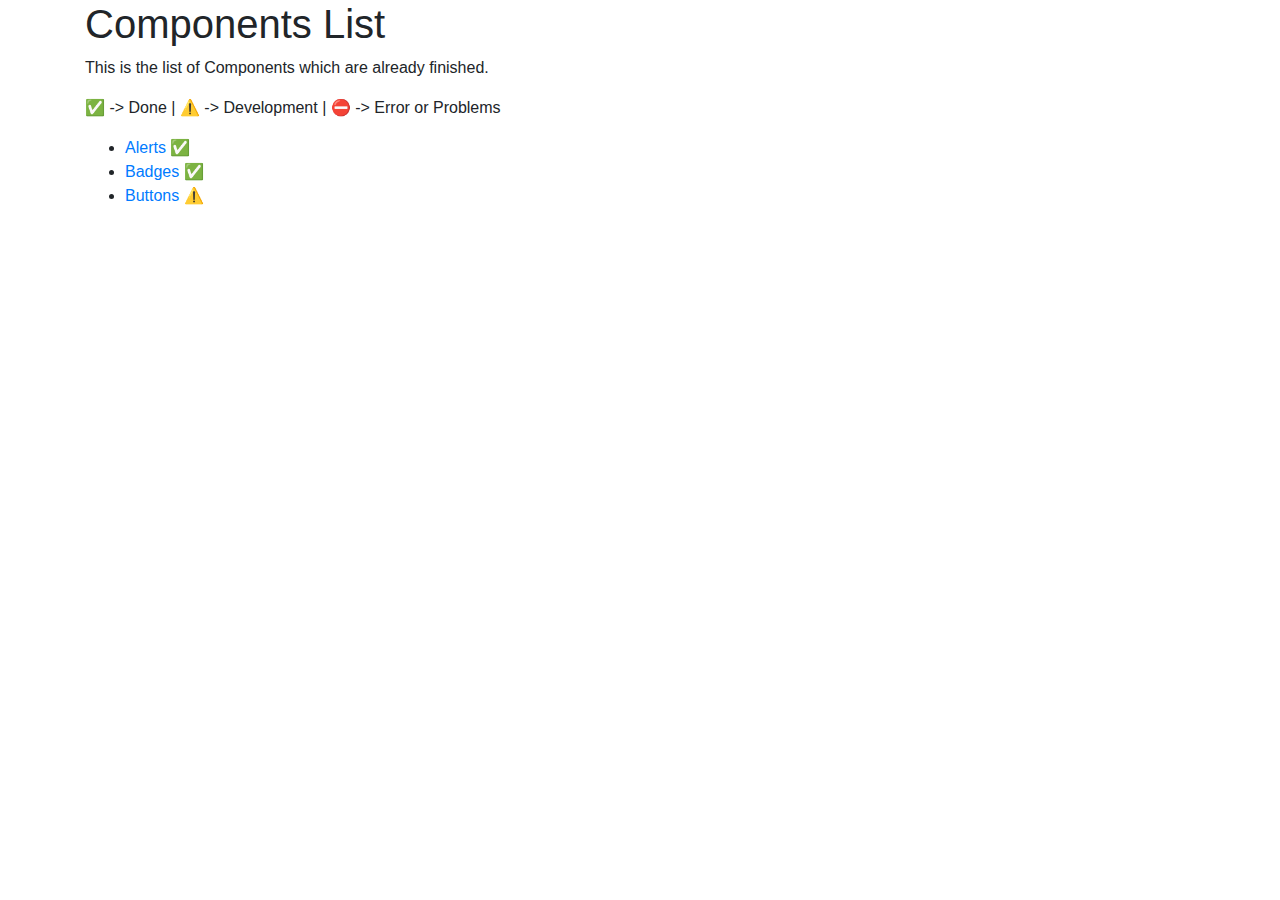
<file: index.html>
<!DOCTYPE html>
<html lang="en">
<head>
  <title>Bootstrap 4 Default HTML</title>
  <meta charset="utf-8">
  <meta name="viewport" content="width=device-width, initial-scale=1">
  <link rel="stylesheet" href="css/bootstrap.css">
  <script src="https://ajax.googleapis.com/ajax/libs/jquery/3.4.1/jquery.min.js"></script>
  <script src="js/bootstrap.js"></script>
</head>
<body>

<div class="container">
  <h1>Components List</h1>
  <p>This is the list of Components which are already finished.</p>
  <p>✅ -> Done | ⚠️ -> Development | ⛔️ -> Error or Problems</p>
  <ul>
    <li><a href="alerts.html">Alerts</a> ✅</li>
    <li><a href="badges.html">Badges</a> ✅</li>
    <li><a href="buttons.html">Buttons</a> ️️️️️⚠️</li>
  </ul>
</div>


</body>
</html>
</file>
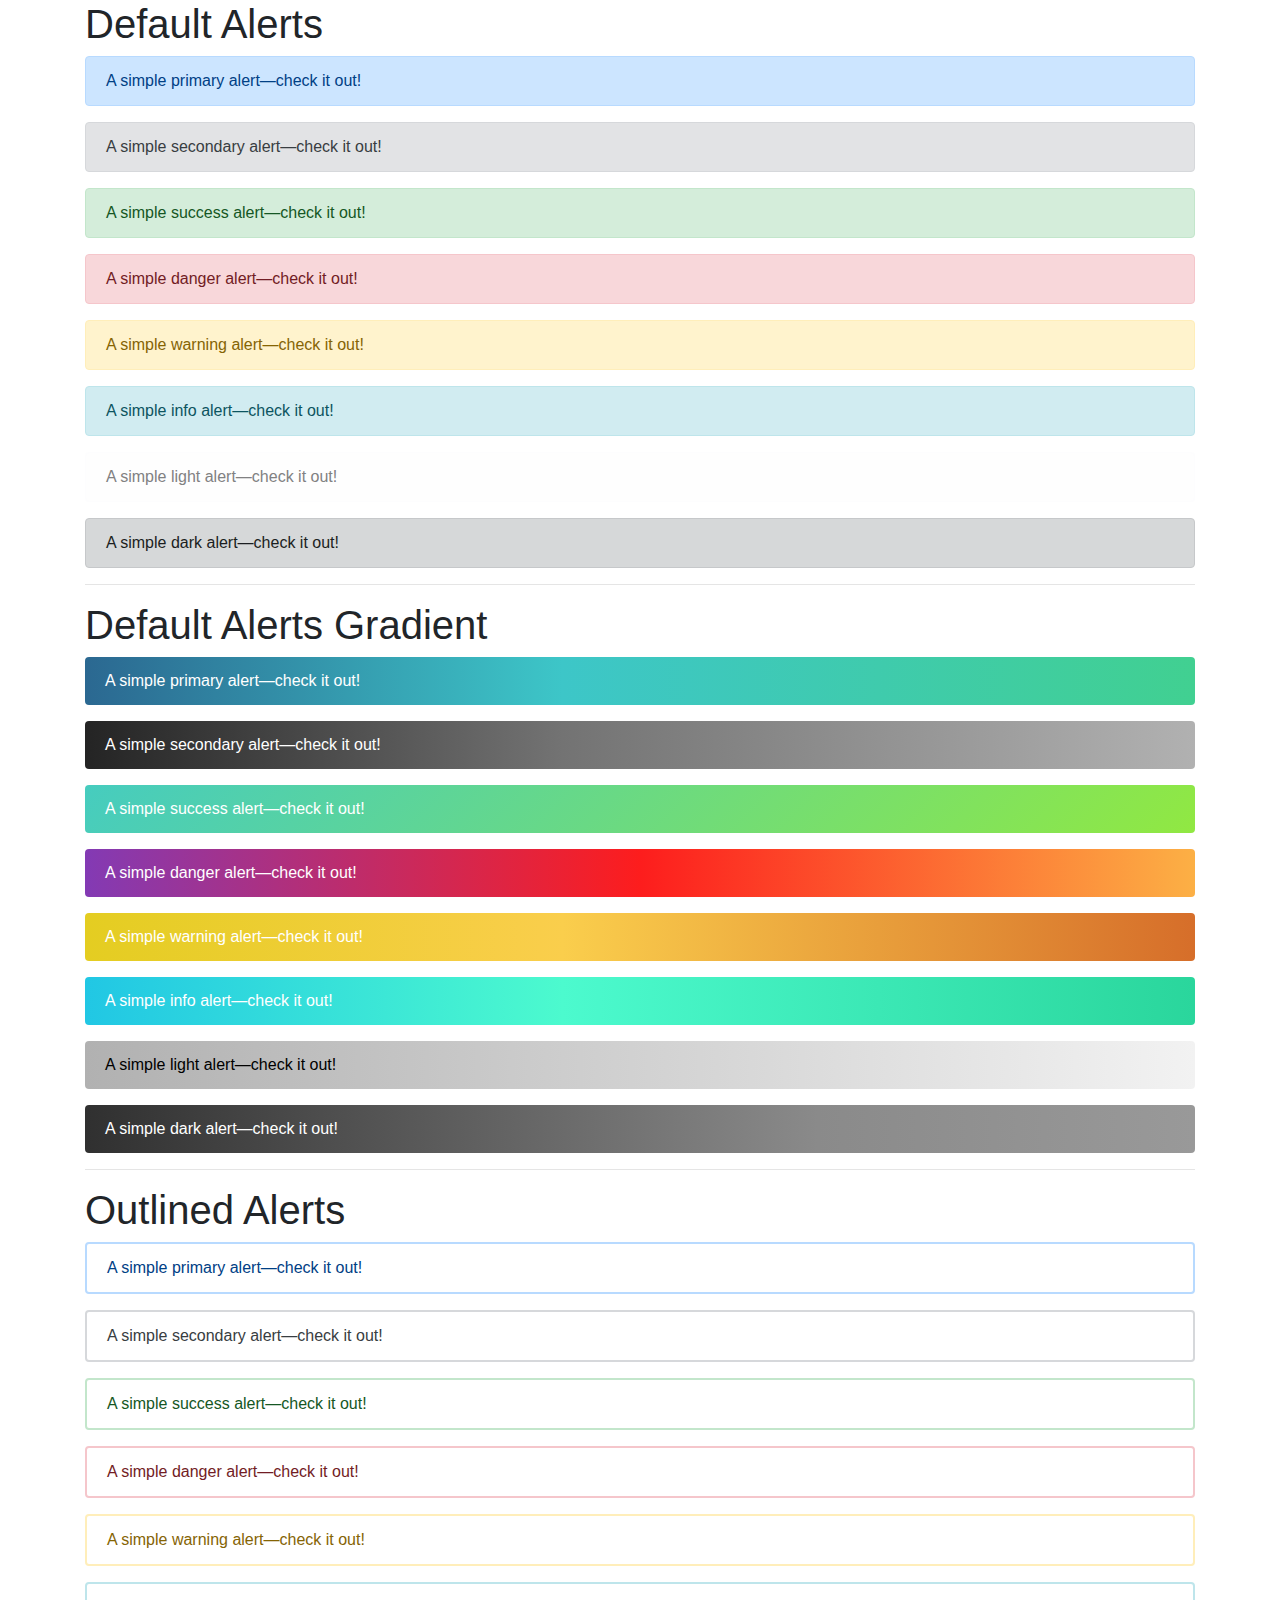
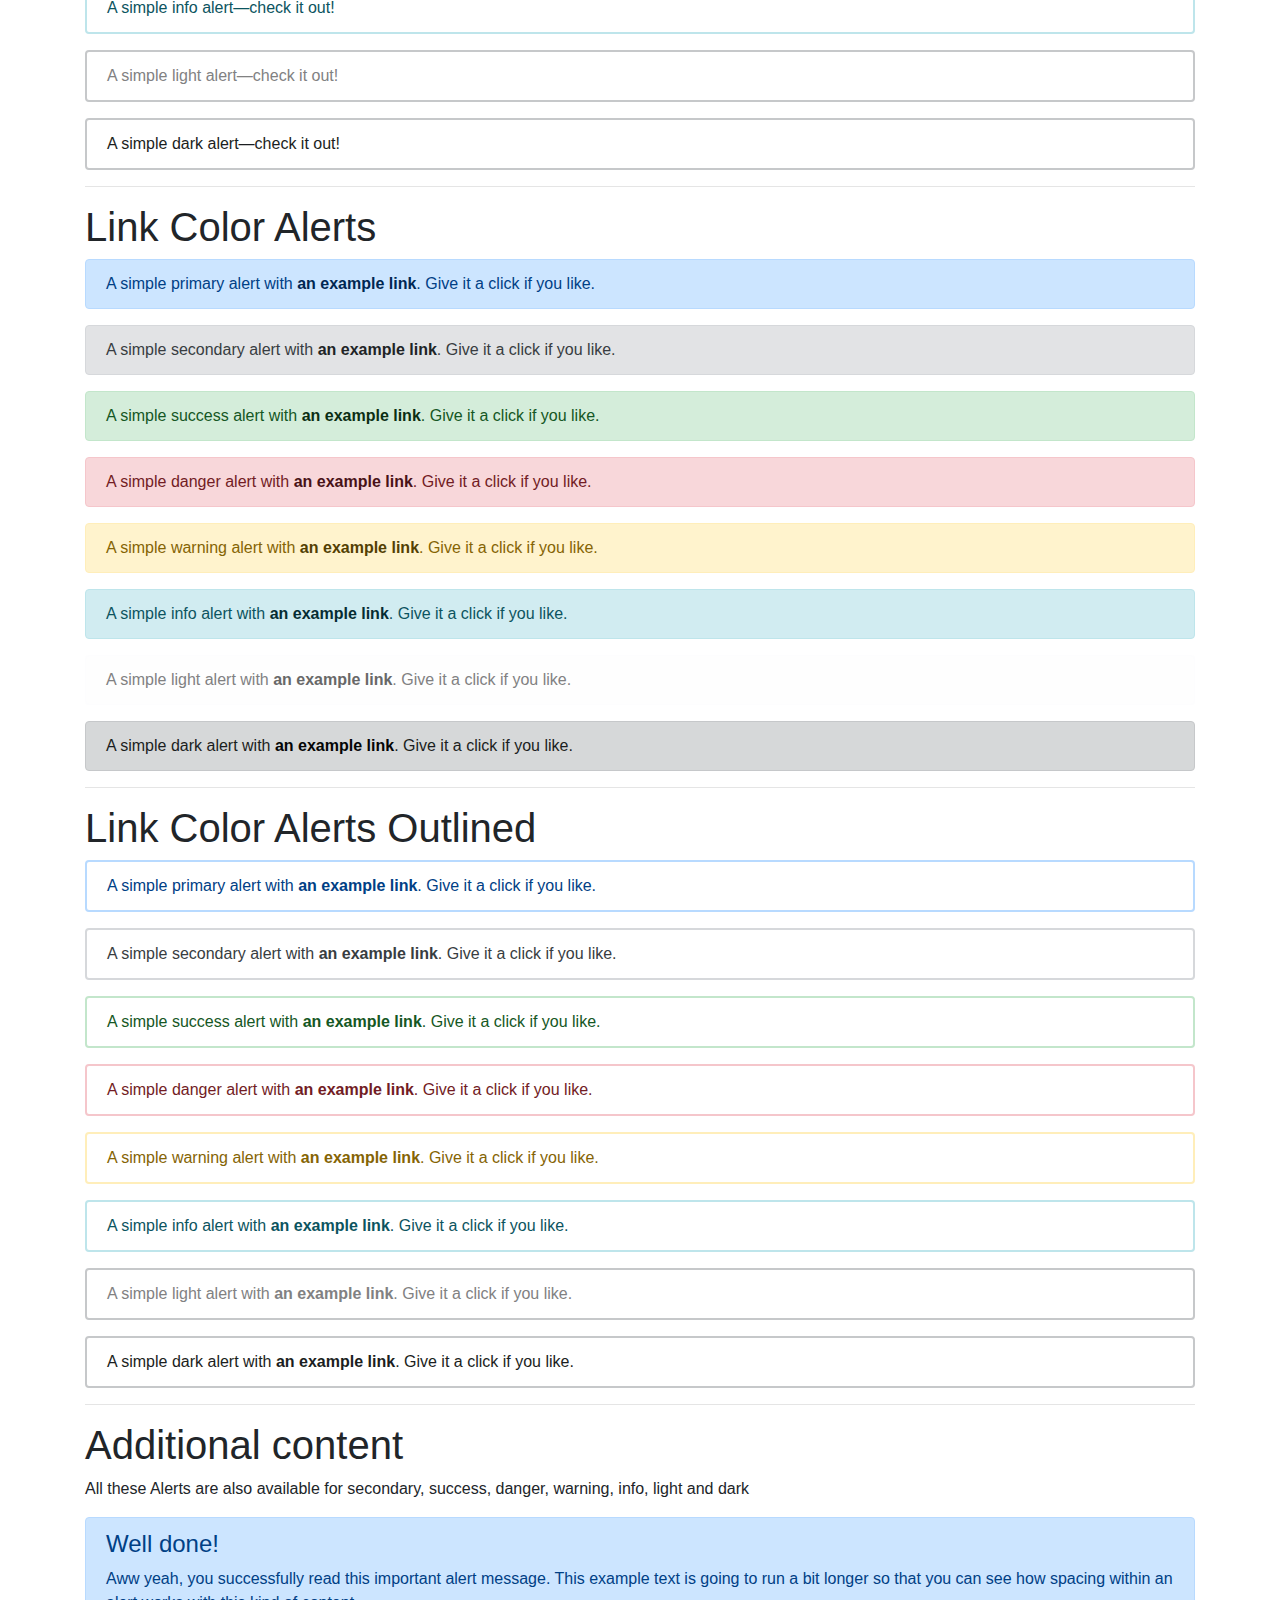
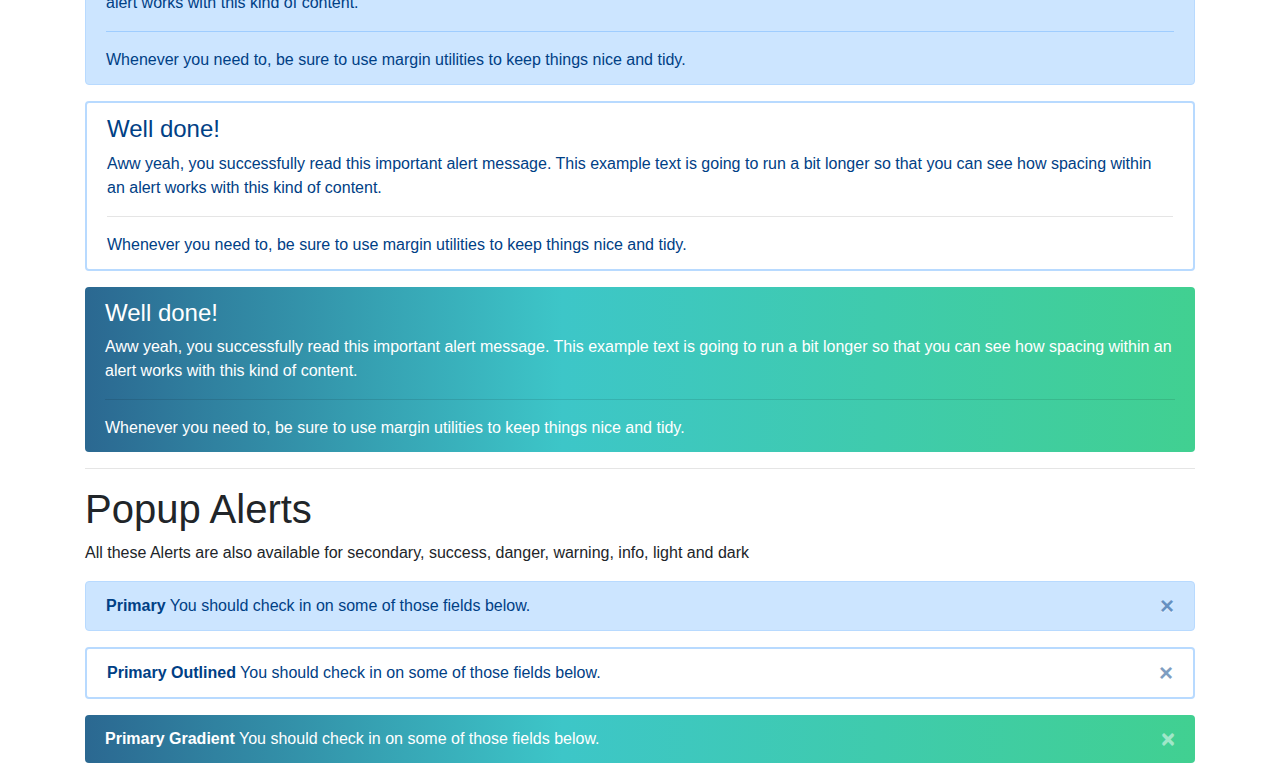
<file: alerts.html>
<!DOCTYPE html>
<html lang="en">
<head>
  <title>Bootstrap 4 Default HTML</title>
  <meta charset="utf-8">
  <meta name="viewport" content="width=device-width, initial-scale=1">
  <link rel="stylesheet" href="css/bootstrap.css">

  <link rel="stylesheet" href="css/alerts.css">

  <script src="https://ajax.googleapis.com/ajax/libs/jquery/3.4.1/jquery.min.js"></script>
  <script src="js/bootstrap.js"></script>
</head>
<body>


<div class="container">
  <h1>Default Alerts</h1>
  <div class="alert alert-primary" role="alert">
    A simple primary alert—check it out!
  </div>
  <div class="alert alert-secondary" role="alert">
    A simple secondary alert—check it out!
  </div>
  <div class="alert alert-success" role="alert">
    A simple success alert—check it out!
  </div>
  <div class="alert alert-danger" role="alert">
    A simple danger alert—check it out!
  </div>
  <div class="alert alert-warning" role="alert">
    A simple warning alert—check it out!
  </div>
  <div class="alert alert-info" role="alert">
    A simple info alert—check it out!
  </div>
  <div class="alert alert-light" role="alert">
    A simple light alert—check it out!
  </div>
  <div class="alert alert-dark" role="alert">
    A simple dark alert—check it out!
  </div>

  <hr>

  <h1>Default Alerts Gradient</h1>
  <div class="alert alert-primary-gradient" role="alert">
      A simple primary alert—check it out!
  </div>
  <div class="alert alert-secondary-gradient" role="alert">
      A simple secondary alert—check it out!
  </div>
  <div class="alert alert-success-gradient" role="alert">
      A simple success alert—check it out!
  </div>
  <div class="alert alert-danger-gradient" role="alert">
      A simple danger alert—check it out!
  </div>
  <div class="alert alert-warning-gradient" role="alert">
      A simple warning alert—check it out!
  </div>
  <div class="alert alert-info-gradient" role="alert">
      A simple info alert—check it out!
  </div>
  <div class="alert alert-light-gradient" role="alert">
      A simple light alert—check it out!
  </div>
  <div class="alert alert-dark-gradient" role="alert">
      A simple dark alert—check it out!
  </div>

  <hr>

  <h1>Outlined Alerts</h1>
  <div class="alert alert-primary-outline" role="alert">
    A simple primary alert—check it out!
  </div>
  <div class="alert alert-secondary-outline" role="alert">
    A simple secondary alert—check it out!
  </div>
  <div class="alert alert-success-outline" role="alert">
    A simple success alert—check it out!
  </div>
  <div class="alert alert-danger-outline" role="alert">
    A simple danger alert—check it out!
  </div>
  <div class="alert alert-warning-outline" role="alert">
    A simple warning alert—check it out!
  </div>
  <div class="alert alert-info-outline" role="alert">
    A simple info alert—check it out!
  </div>
  <div class="alert alert-light-outline" role="alert">
    A simple light alert—check it out!
  </div>
  <div class="alert alert-dark-outline" role="alert">
    A simple dark alert—check it out!
  </div>

  <hr>

  <h1>Link Color Alerts</h1>
  <div class="alert alert-primary" role="alert">
      A simple primary alert with <a href="#" class="alert-link">an example link</a>. Give it a click if you like.
    </div>
    <div class="alert alert-secondary" role="alert">
      A simple secondary alert with <a href="#" class="alert-link">an example link</a>. Give it a click if you like.
    </div>
    <div class="alert alert-success" role="alert">
      A simple success alert with <a href="#" class="alert-link">an example link</a>. Give it a click if you like.
    </div>
    <div class="alert alert-danger" role="alert">
      A simple danger alert with <a href="#" class="alert-link">an example link</a>. Give it a click if you like.
    </div>
    <div class="alert alert-warning" role="alert">
      A simple warning alert with <a href="#" class="alert-link">an example link</a>. Give it a click if you like.
    </div>
    <div class="alert alert-info" role="alert">
      A simple info alert with <a href="#" class="alert-link">an example link</a>. Give it a click if you like.
    </div>
    <div class="alert alert-light" role="alert">
      A simple light alert with <a href="#" class="alert-link">an example link</a>. Give it a click if you like.
    </div>
    <div class="alert alert-dark" role="alert">
      A simple dark alert with <a href="#" class="alert-link">an example link</a>. Give it a click if you like.
    </div>

    <hr>

    <h1>Link Color Alerts Outlined</h1>
    <div class="alert alert-primary-outline" role="alert">
      A simple primary alert with <a href="#" class="alert-link-primary">an example link</a>. Give it a click if you like.
    </div>
    <div class="alert alert-secondary-outline" role="alert">
      A simple secondary alert with <a href="#" class="alert-link-secondary">an example link</a>. Give it a click if you like.
    </div>
    <div class="alert alert-success-outline" role="alert">
      A simple success alert with <a href="#" class="alert-link-success">an example link</a>. Give it a click if you like.
    </div>
    <div class="alert alert-danger-outline" role="alert">
      A simple danger alert with <a href="#" class="alert-link-danger">an example link</a>. Give it a click if you like.
    </div>
    <div class="alert alert-warning-outline" role="alert">
      A simple warning alert with <a href="#" class="alert-link-warning">an example link</a>. Give it a click if you like.
    </div>
    <div class="alert alert-info-outline" role="alert">
      A simple info alert with <a href="#" class="alert-link-info">an example link</a>. Give it a click if you like.
    </div>
    <div class="alert alert-light-outline" role="alert">
      A simple light alert with <a href="#" class="alert-link-light">an example link</a>. Give it a click if you like.
    </div>
    <div class="alert alert-dark-outline" role="alert">
      A simple dark alert with <a href="#" class="alert-link-dark">an example link</a>. Give it a click if you like.
    </div>

    <hr>

    <h1>Additional content</h1>
    <p>All these Alerts are also available for secondary, success, danger, warning, info, light and dark</p>
    <div class="alert alert-primary" role="alert">
        <h4 class="alert-heading">Well done!</h4>
        <p>Aww yeah, you successfully read this important alert message. This example text is going to run a bit longer so that you can see how spacing within an alert works with this kind of content.</p>
        <hr>
        <p class="mb-0">Whenever you need to, be sure to use margin utilities to keep things nice and tidy.</p>
    </div>
    <div class="alert alert-primary-outline" role="alert">
        <h4 class="alert-heading">Well done!</h4>
        <p>Aww yeah, you successfully read this important alert message. This example text is going to run a bit longer so that you can see how spacing within an alert works with this kind of content.</p>
        <hr>
        <p class="mb-0">Whenever you need to, be sure to use margin utilities to keep things nice and tidy.</p>
    </div>
    <div class="alert alert-primary-gradient" role="alert">
        <h4 class="alert-heading">Well done!</h4>
        <p>Aww yeah, you successfully read this important alert message. This example text is going to run a bit longer so that you can see how spacing within an alert works with this kind of content.</p>
        <hr>
        <p class="mb-0">Whenever you need to, be sure to use margin utilities to keep things nice and tidy.</p>
    </div>

    <hr>

    <h1>Popup Alerts</h1>
    <p>All these Alerts are also available for secondary, success, danger, warning, info, light and dark</p>
    <div class="alert alert-primary alert-dismissible fade show" role="alert">
        <strong>Primary</strong> You should check in on some of those fields below.
        <button type="button" class="close" data-dismiss="alert" aria-label="Close">
          <span aria-hidden="true">&times;</span>
        </button>
    </div>
    <div class="alert alert-primary-outline alert-dismissible fade show" role="alert">
        <strong>Primary Outlined</strong> You should check in on some of those fields below.
        <button type="button" class="close" data-dismiss="alert" aria-label="Close">
          <span aria-hidden="true">&times;</span>
        </button>
    </div>
    <div class="alert alert-primary-gradient alert-dismissible fade show" role="alert">
        <strong>Primary Gradient</strong> You should check in on some of those fields below.
        <button type="button" class="close" data-dismiss="alert" aria-label="Close">
          <span aria-hidden="true">&times;</span>
        </button>
    </div>
</div>

</body>
</html>
</file>
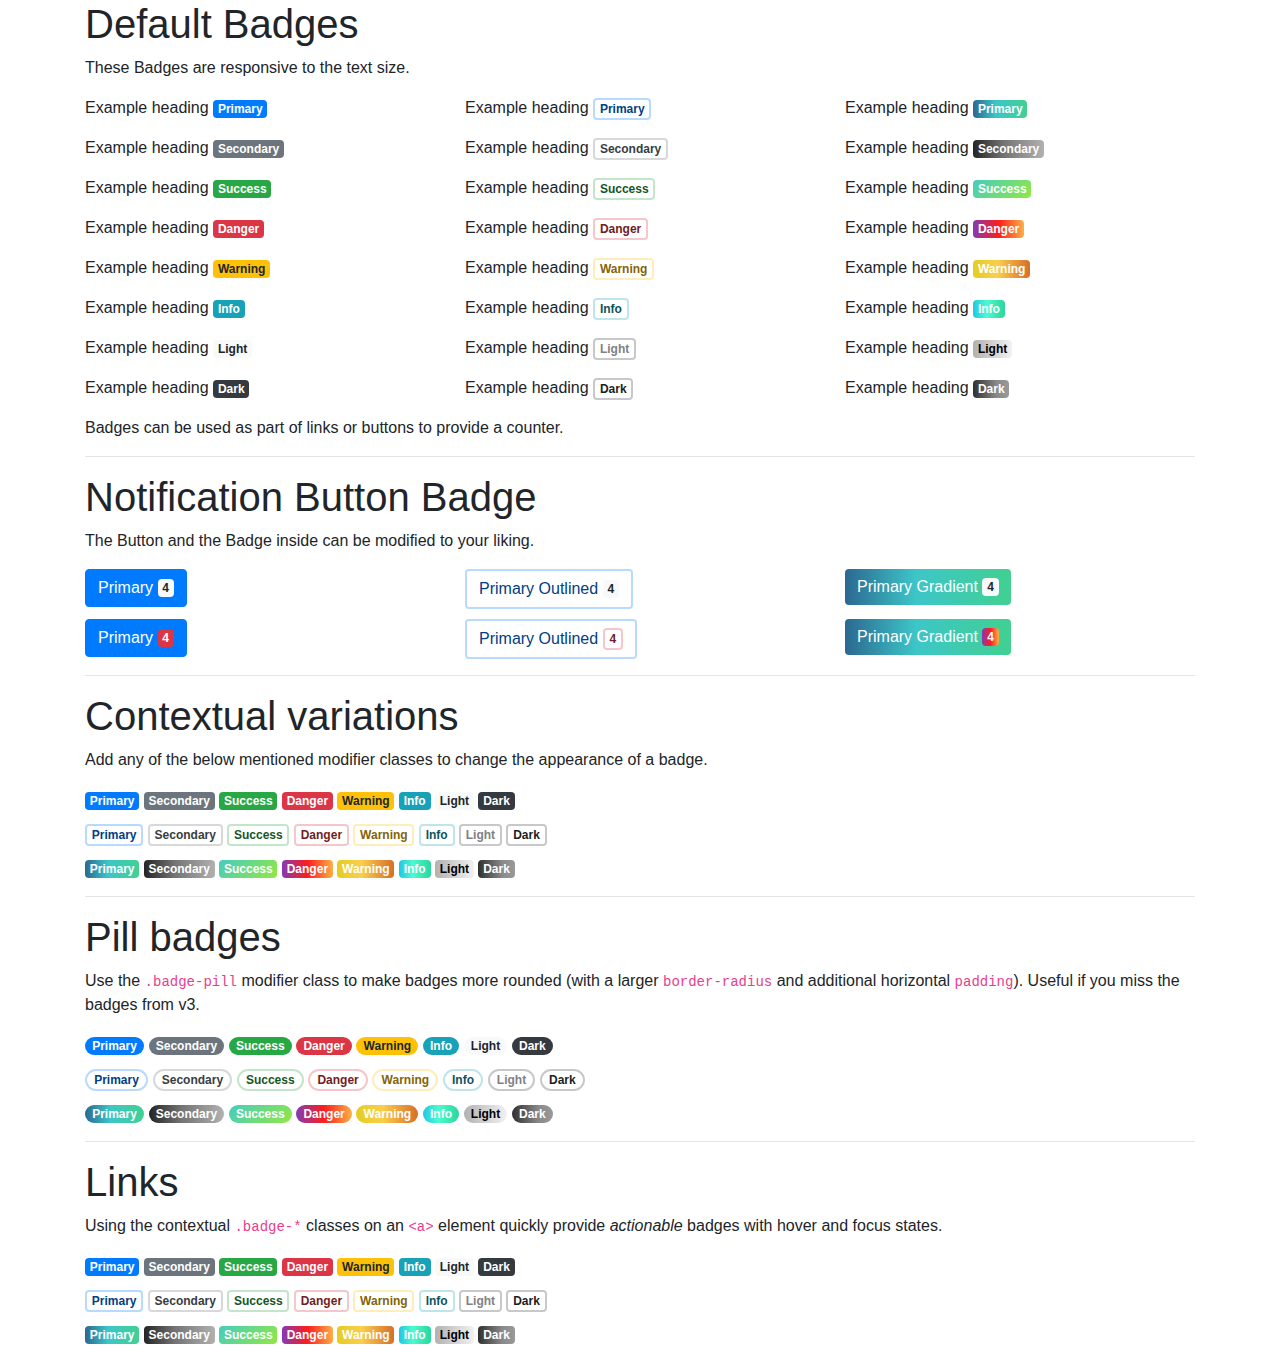
<file: badges.html>
<!DOCTYPE html>
<html lang="en">
<head>
  <title>Bootstrap 4 Default HTML</title>
  <meta charset="utf-8">
  <meta name="viewport" content="width=device-width, initial-scale=1">
  <link rel="stylesheet" href="css/bootstrap.css">

  <link rel="stylesheet" href="css/badges.css">
  <link rel="stylesheet" href="css/buttons.css">

  <script src="https://ajax.googleapis.com/ajax/libs/jquery/3.4.1/jquery.min.js"></script>
  <script src="js/bootstrap.js"></script>
</head>
<body>

<div class="container">
  <h1>Default Badges</h1>
  <p>These Badges are responsive to the text size.</p>
  <div class="row">
    <div class="col-md-4 col-sm-12 col-xs-12">
      <p>Example heading <span class="badge badge-primary">Primary</span></p>
      <p>Example heading <span class="badge badge-secondary">Secondary</span></p>
      <p>Example heading <span class="badge badge-success">Success</span></p>
      <p>Example heading <span class="badge badge-danger">Danger</span></p>
      <p>Example heading <span class="badge badge-warning">Warning</span></p>
      <p>Example heading <span class="badge badge-info">Info</span></p>
      <p>Example heading <span class="badge badge-light">Light</span></p>
      <p>Example heading <span class="badge badge-dark">Dark</span></p>
    </div>
    <div class="col-md-4 col-sm-12 col-xs-12">
      <p>Example heading <span class="badge badge-primary-outline">Primary</span></p>
      <p>Example heading <span class="badge badge-secondary-outline">Secondary</span></p>
      <p>Example heading <span class="badge badge-success-outline">Success</span></p>
      <p>Example heading <span class="badge badge-danger-outline">Danger</span></p>
      <p>Example heading <span class="badge badge-warning-outline">Warning</span></p>
      <p>Example heading <span class="badge badge-info-outline">Info</span></p>
      <p>Example heading <span class="badge badge-light-outline">Light</span></p>
      <p>Example heading <span class="badge badge-dark-outline">Dark</span></p>
    </div>
    <div class="col-md-4 col-sm-12 col-xs-12">
      <p>Example heading <span class="badge badge-primary-gradient">Primary</span></p>
      <p>Example heading <span class="badge badge-secondary-gradient">Secondary</span></p>
      <p>Example heading <span class="badge badge-success-gradient">Success</span></p>
      <p>Example heading <span class="badge badge-danger-gradient">Danger</span></p>
      <p>Example heading <span class="badge badge-warning-gradient">Warning</span></p>
      <p>Example heading <span class="badge badge-info-gradient">Info</span></p>
      <p>Example heading <span class="badge badge-light-gradient">Light</span></p>
      <p>Example heading <span class="badge badge-dark-gradient">Dark</span></p>
    </div>
  </div>
  <p>Badges can be used as part of links or buttons to provide a counter.</p>

  <hr>

  <h1>Notification Button Badge</h1>
  <p>The Button and the Badge inside can be modified to your liking.</p>
  <div class="row badges-row-margin">
    <div class="col-md-4 col-sm-12 col-xs-12">
      <button type="button" class="btn btn-primary">
          Primary <span class="badge badge-light">4</span>
      </button>
    </div>
    <div class="col-md-4 col-sm-12 col-xs-12">
      <button type="button" class="btn btn-primary-outline">
          Primary Outlined <span class="badge badge-light">4</span>
      </button>
    </div>
    <div class="col-md-4 col-sm-12 col-xs-12">
      <button type="button" class="btn btn-primary-gradient">
          Primary Gradient <span class="badge badge-light">4</span>
      </button>
    </div>
  </div>
  <div class="row">
      <div class="col-md-4 col-sm-12 col-xs-12">
        <button type="button" class="btn btn-primary">
            Primary <span class="badge badge-danger">4</span>
        </button>
      </div>
      <div class="col-md-4 col-sm-12 col-xs-12">
        <button type="button" class="btn btn-primary-outline">
            Primary Outlined <span class="badge badge-danger-outline">4</span>
        </button>
      </div>
      <div class="col-md-4 col-sm-12 col-xs-12">
        <button type="button" class="btn btn-primary-gradient">
            Primary Gradient <span class="badge badge-danger-gradient">4</span>
        </button>
      </div>
    </div>

    <hr>

    <h1>Contextual variations</h1>
    <p>Add any of the below mentioned modifier classes to change the appearance of a badge.</p>
    <div class="badges-variations-row">
      <span class="badge badge-primary">Primary</span>
      <span class="badge badge-secondary">Secondary</span>
      <span class="badge badge-success">Success</span>
      <span class="badge badge-danger">Danger</span>
      <span class="badge badge-warning">Warning</span>
      <span class="badge badge-info">Info</span>
      <span class="badge badge-light">Light</span>
      <span class="badge badge-dark">Dark</span>
    </div>
    <div class="badges-variations-row">
      <span class="badge badge-primary-outline">Primary</span>
      <span class="badge badge-secondary-outline">Secondary</span>
      <span class="badge badge-success-outline">Success</span>
      <span class="badge badge-danger-outline">Danger</span>
      <span class="badge badge-warning-outline">Warning</span>
      <span class="badge badge-info-outline">Info</span>
      <span class="badge badge-light-outline">Light</span>
      <span class="badge badge-dark-outline">Dark</span>
    </div>
    <div class="badges-variations-row">
      <span class="badge badge-primary-gradient">Primary</span>
      <span class="badge badge-secondary-gradient">Secondary</span>
      <span class="badge badge-success-gradient">Success</span>
      <span class="badge badge-danger-gradient">Danger</span>
      <span class="badge badge-warning-gradient">Warning</span>
      <span class="badge badge-info-gradient">Info</span>
      <span class="badge badge-light-gradient">Light</span>
      <span class="badge badge-dark-gradient">Dark</span>
    </div>

    <hr>

    <h1>Pill badges</h1>
    <p>Use the <code class="highlighter-rouge">.badge-pill</code> modifier class to make badges more rounded (with a larger <code class="highlighter-rouge">border-radius</code> and additional horizontal <code class="highlighter-rouge">padding</code>). Useful if you miss the badges from v3.</p>
    <div class="badges-variations-row">
      <span class="badge badge-pill badge-primary">Primary</span>
      <span class="badge badge-pill badge-secondary">Secondary</span>
      <span class="badge badge-pill badge-success">Success</span>
      <span class="badge badge-pill badge-danger">Danger</span>
      <span class="badge badge-pill badge-warning">Warning</span>
      <span class="badge badge-pill badge-info">Info</span>
      <span class="badge badge-pill badge-light">Light</span>
      <span class="badge badge-pill badge-dark">Dark</span>
    </div>
    <div class="badges-variations-row">
      <span class="badge badge-pill badge-primary-outline">Primary</span>
      <span class="badge badge-pill badge-secondary-outline">Secondary</span>
      <span class="badge badge-pill badge-success-outline">Success</span>
      <span class="badge badge-pill badge-danger-outline">Danger</span>
      <span class="badge badge-pill badge-warning-outline">Warning</span>
      <span class="badge badge-pill badge-info-outline">Info</span>
      <span class="badge badge-pill badge-light-outline">Light</span>
      <span class="badge badge-pill badge-dark-outline">Dark</span>
    </div>
    <div class="badges-variations-row">
      <span class="badge badge-pill badge-primary-gradient">Primary</span>
      <span class="badge badge-pill badge-secondary-gradient">Secondary</span>
      <span class="badge badge-pill badge-success-gradient">Success</span>
      <span class="badge badge-pill badge-danger-gradient">Danger</span>
      <span class="badge badge-pill badge-warning-gradient">Warning</span>
      <span class="badge badge-pill badge-info-gradient">Info</span>
      <span class="badge badge-pill badge-light-gradient">Light</span>
      <span class="badge badge-pill badge-dark-gradient">Dark</span>
    </div>

    <hr>

    <h1>Links </h1>
    <p>Using the contextual <code class="highlighter-rouge">.badge-*</code> classes on an <code class="highlighter-rouge">&lt;a&gt;</code> element quickly provide <em>actionable</em> badges with hover and focus states.</p>
    <div class="badges-variations-row">
      <a href="#" class="badge badge-primary">Primary</a>
      <a href="#" class="badge badge-secondary">Secondary</a>
      <a href="#" class="badge badge-success">Success</a>
      <a href="#" class="badge badge-danger">Danger</a>
      <a href="#" class="badge badge-warning">Warning</a>
      <a href="#" class="badge badge-info">Info</a>
      <a href="#" class="badge badge-light">Light</a>
      <a href="#" class="badge badge-dark">Dark</a>
    </div>
    <div class="badges-variations-row">
      <a href="#" class="badge badge-primary-outline">Primary</a>
      <a href="#" class="badge badge-secondary-outline">Secondary</a>
      <a href="#" class="badge badge-success-outline">Success</a>
      <a href="#" class="badge badge-danger-outline">Danger</a>
      <a href="#" class="badge badge-warning-outline">Warning</a>
      <a href="#" class="badge badge-info-outline">Info</a>
      <a href="#" class="badge badge-light-outline">Light</a>
      <a href="#" class="badge badge-dark-outline">Dark</a>
    </div>
    <div class="badges-variations-row">
      <a href="#" class="badge badge-primary-gradient">Primary</a>
      <a href="#" class="badge badge-secondary-gradient">Secondary</a>
      <a href="#" class="badge badge-success-gradient">Success</a>
      <a href="#" class="badge badge-danger-gradient">Danger</a>
      <a href="#" class="badge badge-warning-gradient">Warning</a>
      <a href="#" class="badge badge-info-gradient">Info</a>
      <a href="#" class="badge badge-light-gradient">Light</a>
      <a href="#" class="badge badge-dark-gradient">Dark</a>
    </div>
  </div>

</body>
</html>
</file>
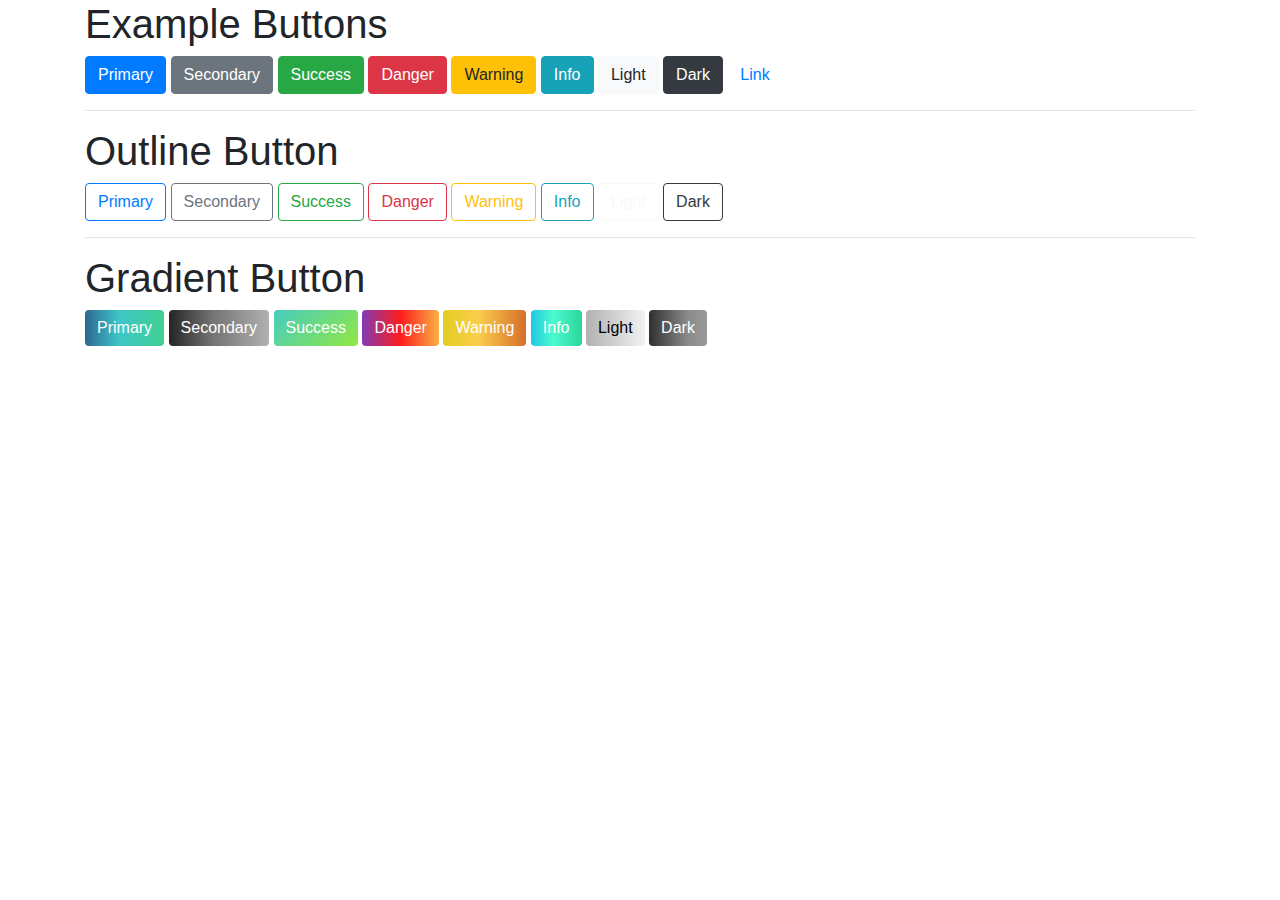
<file: buttons.html>
<!DOCTYPE html>
<html lang="en">
<head>
  <title>Bootstrap 4 Default HTML</title>
  <meta charset="utf-8">
  <meta name="viewport" content="width=device-width, initial-scale=1">
  <link rel="stylesheet" href="css/bootstrap.css">
  <link rel="stylesheet" href="css/buttons.css">
  <script src="https://ajax.googleapis.com/ajax/libs/jquery/3.4.1/jquery.min.js"></script>
  <script src="js/bootstrap.js"></script>
</head>
<body>
    <div class="container">
        <h1>Example Buttons</h1>
        <button type="button" class="btn btn-primary">Primary</button>
        <button type="button" class="btn btn-secondary">Secondary</button>
        <button type="button" class="btn btn-success">Success</button>
        <button type="button" class="btn btn-danger">Danger</button>
        <button type="button" class="btn btn-warning">Warning</button>
        <button type="button" class="btn btn-info">Info</button>
        <button type="button" class="btn btn-light">Light</button>
        <button type="button" class="btn btn-dark">Dark</button>
        <button type="button" class="btn btn-link">Link</button>

        <hr>

        <h1>Outline Button</h1>
        <button type="button" class="btn btn-outline-primary">Primary</button>
        <button type="button" class="btn btn-outline-secondary">Secondary</button>
        <button type="button" class="btn btn-outline-success">Success</button>
        <button type="button" class="btn btn-outline-danger">Danger</button>
        <button type="button" class="btn btn-outline-warning">Warning</button>
        <button type="button" class="btn btn-outline-info">Info</button>
        <button type="button" class="btn btn-outline-light">Light</button>
        <button type="button" class="btn btn-outline-dark">Dark</button>

        <hr>

        <h1>Gradient Button</h1>
        <button type="button" class="btn btn-primary-gradient">Primary</button>
        <button type="button" class="btn btn-secondary-gradient">Secondary</button>
        <button type="button" class="btn btn-success-gradient">Success</button>
        <button type="button" class="btn btn-danger-gradient">Danger</button>
        <button type="button" class="btn btn-warning-gradient">Warning</button>
        <button type="button" class="btn btn-info-gradient">Info</button>
        <button type="button" class="btn btn-light-gradient">Light</button>
        <button type="button" class="btn btn-dark-gradient">Dark</button>
    </div>
</body>
</html>
</file>
<file: css/alerts.css>
.alert-primary-gradient {
    color: white;
    background: rgb(43,104,145);
    background: linear-gradient(90deg, rgba(43,104,145,1) 0%, rgba(61,198,200,1) 43%, rgba(65,208,145,1) 100%);
    border: none;
}

.alert-success-gradient {
    color: white;
    background: rgba(70,204,191,1);
    background: -moz-linear-gradient(-45deg, rgba(70,204,191,1) 0%, rgba(145,232,66,1) 100%);
    background: -webkit-gradient(left top, right bottom, color-stop(0%, rgba(70,204,191,1)), color-stop(100%, rgba(145,232,66,1)));
    background: -webkit-linear-gradient(-45deg, rgba(70,204,191,1) 0%, rgba(145,232,66,1) 100%);
    background: -o-linear-gradient(-45deg, rgba(70,204,191,1) 0%, rgba(145,232,66,1) 100%);
    background: -ms-linear-gradient(-45deg, rgba(70,204,191,1) 0%, rgba(145,232,66,1) 100%);
    background: linear-gradient(135deg, rgba(70,204,191,1) 0%, rgba(145,232,66,1) 100%);
    filter: progid:DXImageTransform.Microsoft.gradient( startColorstr='#46ccbf', endColorstr='#91e842', GradientType=1 );
    border: none;
}

.alert-secondary-gradient {
    color: white;
    background: rgb(36,36,36);
    background: linear-gradient(90deg, rgba(36,36,36,1) 0%, rgba(115,115,115,1) 43%, rgba(177,177,177,1) 100%); 
    border: none;
}

.alert-danger-gradient {
    color: white;
    background: rgb(131,58,180);
    background: linear-gradient(90deg, rgba(131,58,180,1) 0%, rgba(253,29,29,1) 50%, rgba(252,176,69,1) 100%);
    border: none;
}

.alert-warning-gradient {
    color: white;
    background: rgb(228,205,33);
    background: linear-gradient(90deg, rgba(228,205,33,1) 0%, rgba(250,206,76,1) 43%, rgba(214,110,42,1) 100%);
    border: none;
}

.alert-info-gradient {
    color: white;
    background: rgb(33,199,228);
    background: linear-gradient(90deg, rgba(33,199,228,1) 0%, rgba(76,250,206,1) 43%, rgba(42,214,156,1) 100%); 
    border: none;
}

.alert-light-gradient {
    color: black;
    border: none;
    background: rgb(235,235,235);
    background: linear-gradient(90deg, rgba(235,235,235,1) 0%, rgba(177,177,177,1) 0%, rgba(242,242,242,1) 100%);
}

.alert-dark-gradient {
    color: white;
    border: none;
    background: rgb(235,235,235);
    background: linear-gradient(90deg, rgba(235,235,235,1) 0%, rgba(48,48,48,1) 0%, rgba(138,138,138,1) 66%, rgba(153,153,153,1) 100%);
}

.alert-primary-outline {
    color: #004085;
    border: solid 2px #b8daff;
}

.alert-secondary-outline {
    color: #383d41;
    border: solid 2px #d6d8db;
}

.alert-success-outline {
    color: #155724;
    border: solid 2px #c3e6cb;
}

.alert-danger-outline {
    color: #721c24;
    border: solid 2px #f5c6cb;
}

.alert-warning-outline {
    color: #856404;
    border: solid 2px #ffeeba;
}

.alert-info-outline {
    color: #0c5460;
    border: solid 2px #bee5eb;
}

.alert-light-outline {
    color: #818182;
    border: solid 2px #c6c8ca;
}

.alert-dark-outline {
    color: #1b1e21;
    border: solid 2px #c6c8ca;
}
.alert-link-primary, .alert-link-secondary,
.alert-link-success, .alert-link-danger,
.alert-link-warning, .alert-link-info,
.alert-link-light, .alert-link-dark {
    font-weight: 700;
}

.alert-link-primary {
    color: #004085;
}
.alert-link-primary:hover {
    color: #2a6aaf;
}

.alert-link-secondary {
    color: #383d41;
}
.alert-link-secondary:hover {
    color: #494e52;
}

.alert-link-success {
    color: #155724
}
.alert-link-success:hover {
    color: #267539
}

.alert-link-danger {
    color: #721c24
}
.alert-link-danger:hover {
    color: #91313a
}

.alert-link-warning {
    color: #856404
}
.alert-link-warning:hover {
    color: #9c8234
}

.alert-link-info {
    color: #0c5460
}
.alert-link-info:hover {
    color: #277685
}

.alert-link-light {
    color: #818182
}
.alert-link-light:hover {
    color: #a7a7a7
}

.alert-link-dark {
    color: #1b1e21
}
.alert-link-dark:hover {
    color: #34373a
}
</file>
<file: css/badges.css>
.badge-primary-outline {
    color: #004085;
    border: solid 2px #b8daff;
}

.badge-secondary-outline {
    color: #383d41;
    border: solid 2px #d6d8db;
}

.badge-success-outline {
    color: #155724;
    border: solid 2px #c3e6cb;
}

.badge-danger-outline {
    color: #721c24;
    border: solid 2px #f5c6cb;
}

.badge-warning-outline {
    color: #856404;
    border: solid 2px #ffeeba;
}

.badge-info-outline {
    color: #0c5460;
    border: solid 2px #bee5eb;
}

.badge-light-outline {
    color: #818182;
    border: solid 2px #c6c8ca;
}

.badge-dark-outline {
    color: #1b1e21;
    border: solid 2px #c6c8ca;
}

.badge-primary-gradient {
    color: white;
    background: rgb(43,104,145);
    background: linear-gradient(90deg, rgba(43,104,145,1) 0%, rgba(61,198,200,1) 43%, rgba(65,208,145,1) 100%);
    border: none;
}

.badge-success-gradient {
    color: white;
    background: rgba(70,204,191,1);
    background: linear-gradient(135deg, rgba(70,204,191,1) 0%, rgba(145,232,66,1) 100%);
    border: none;
}

.badge-secondary-gradient {
    color: white;
    background: rgb(36,36,36);
    background: linear-gradient(90deg, rgba(36,36,36,1) 0%, rgba(115,115,115,1) 43%, rgba(177,177,177,1) 100%); 
    border: none;
}

.badge-danger-gradient {
    color: white;
    background: rgb(131,58,180);
    background: linear-gradient(90deg, rgba(131,58,180,1) 0%, rgba(253,29,29,1) 50%, rgba(252,176,69,1) 100%);
    border: none;
}

.badge-warning-gradient {
    color: white;
    background: rgb(228,205,33);
    background: linear-gradient(90deg, rgba(228,205,33,1) 0%, rgba(250,206,76,1) 43%, rgba(214,110,42,1) 100%);
    border: none;
}

.badge-info-gradient {
    color: white;
    background: rgb(33,199,228);
    background: linear-gradient(90deg, rgba(33,199,228,1) 0%, rgba(76,250,206,1) 43%, rgba(42,214,156,1) 100%); 
    border: none;
}

.badge-light-gradient {
    color: black;
    border: none;
    background: rgb(235,235,235);
    background: linear-gradient(90deg, rgba(235,235,235,1) 0%, rgba(177,177,177,1) 0%, rgba(242,242,242,1) 100%);
}

.badge-dark-gradient {
    color: white;
    border: none;
    background: rgb(235,235,235);
    background: linear-gradient(90deg, rgba(235,235,235,1) 0%, rgba(48,48,48,1) 0%, rgba(138,138,138,1) 66%, rgba(153,153,153,1) 100%);
}

.badges-row-margin, .badges-variations-row {
    margin-bottom: 10px;
}
</file>
<file: css/buttons.css>
.btn-primary-outline {
    color: #004085;
    border: solid 2px #b8daff;
}

.btn-secondary-outline {
    color: #383d41;
    border: solid 2px #d6d8db;
}

.btn-success-outline {
    color: #155724;
    border: solid 2px #c3e6cb;
}

.btn-danger-outline {
    color: #721c24;
    border: solid 2px #f5c6cb;
}

.btn-warning-outline {
    color: #856404;
    border: solid 2px #ffeeba;
}

.btn-info-outline {
    color: #0c5460;
    border: solid 2px #bee5eb;
}

.btn-light-outline {
    color: #818182;
    border: solid 2px #c6c8ca;
}

.btn-dark-outline {
    color: #1b1e21;
    border: solid 2px #c6c8ca;
}

.btn-primary-gradient {
    color: white;
    background: rgb(43,104,145);
    background: linear-gradient(90deg, rgba(43,104,145,1) 0%, rgba(61,198,200,1) 43%, rgba(65,208,145,1) 100%);
    border: none;
}

.btn-success-gradient {
    color: white;
    background: rgba(70,204,191,1);
    background: linear-gradient(135deg, rgba(70,204,191,1) 0%, rgba(145,232,66,1) 100%);
    border: none;
}

.btn-secondary-gradient {
    color: white;
    background: rgb(36,36,36);
    background: linear-gradient(90deg, rgba(36,36,36,1) 0%, rgba(115,115,115,1) 43%, rgba(177,177,177,1) 100%); 
    border: none;
}

.btn-danger-gradient {
    color: white;
    background: rgb(131,58,180);
    background: linear-gradient(90deg, rgba(131,58,180,1) 0%, rgba(253,29,29,1) 50%, rgba(252,176,69,1) 100%);
    border: none;
}

.btn-warning-gradient {
    color: white;
    background: rgb(228,205,33);
    background: linear-gradient(90deg, rgba(228,205,33,1) 0%, rgba(250,206,76,1) 43%, rgba(214,110,42,1) 100%);
    border: none;
}

.btn-info-gradient {
    color: white;
    background: rgb(33,199,228);
    background: linear-gradient(90deg, rgba(33,199,228,1) 0%, rgba(76,250,206,1) 43%, rgba(42,214,156,1) 100%); 
    border: none;
}

.btn-light-gradient {
    color: black;
    border: none;
    background: rgb(235,235,235);
    background: linear-gradient(90deg, rgba(235,235,235,1) 0%, rgba(177,177,177,1) 0%, rgba(242,242,242,1) 100%);
}

.btn-dark-gradient {
    color: white;
    border: none;
    background: rgb(235,235,235);
    background: linear-gradient(90deg, rgba(235,235,235,1) 0%, rgba(48,48,48,1) 0%, rgba(138,138,138,1) 66%, rgba(153,153,153,1) 100%);
}
</file>
